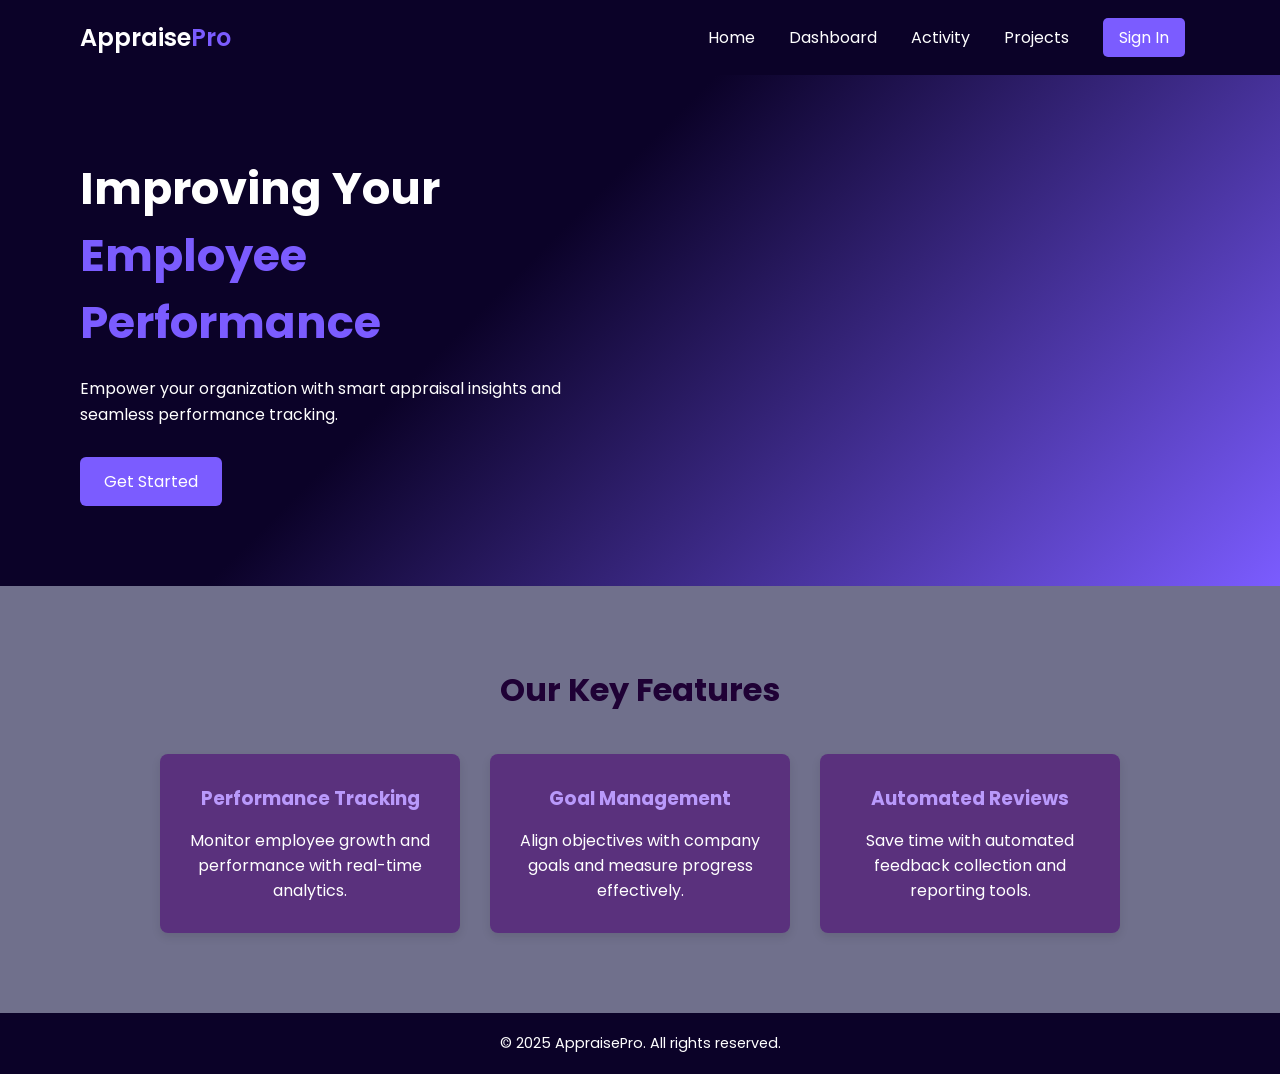
<file: index.html>
<!DOCTYPE html>
<meta charset="UTF-8" />
<meta name="viewport" content="width=device-width, initial-scale=1.0" />
<title>Employee Appraisal System</title>
<link rel="stylesheet" href="dashboard.css" />

<link href="https://fonts.googleapis.com/css2?family=Poppins:wght@400;600&display=swap" rel="stylesheet">
</head>

<body>
  <!-- Navbar -->
  <header class="navbar">
    <div class="logo">Appraise<span>Pro</span></div>
    <nav class="nav-links">
      <a href="index.html">Home</a>
      <a href="index1.html">Dashboard</a>

      <li class="dropdown">
        <a href="#">Activity</a>
        <div class="dropdown-content">
          <a href="#">Profile</a>
          <a href="#">Department</a>
          <a href="#">Employee Profile</a>
          <a href="#">Employee Approved</a>
          <a href="#">Project</a>
          <a href="#">Approve Project</a>
          <a href="#">Lead Assignment</a>
          <a href="#">Job Assignment</a>
        </div>
      </li>

      <li class="dropdown">
        <a href="#">Projects</a>
        <div class="dropdown-menu">
          <a href="#">Approve Project</a>
          <a href="#">Lead Assignment</a>
          <a href="#">Job Assignment</a>
        </div>
      </li>
      <a href="login.html" class="signin-btn">Sign In</a>
    </nav>
    <div class="menu-toggle" id="mobile-menu">&#9776;</div>
  </header>

  <!-- Hero Section -->
  <section class="hero">
    <!-- Animated circles background -->
    <div class="animated-bg">
      <span></span><span></span><span></span><span></span><span></span>
    </div>

    <div class="hero-content">
      <h1>Improving Your <span>Employee Performance</span></h1>
      <p>Empower your organization with smart appraisal insights and seamless performance tracking.</p>
      <button class="primary-btn">Get Started</button>
      
    </div>  
  </section>


  <!-- Features Section -->
  <section class="features">
    <h2>Our Key Features</h2>
    <div class="feature-grid">
      <div class="feature-card">
        <h3>Performance Tracking</h3>
        <p>Monitor employee growth and performance with real-time analytics.</p>
      </div>
      <div class="feature-card">
        <h3>Goal Management</h3>
        <p>Align objectives with company goals and measure progress effectively.</p>
      </div>
      <div class="feature-card">
        <h3>Automated Reviews</h3>
        <p>Save time with automated feedback collection and reporting tools.</p>
      </div>
    </div>
  </section>

  <!-- Footer -->
  <footer>
    <p>© 2025 AppraisePro. All rights reserved.</p>
  </footer>
  <script src="scripts.js"></script>
</body>

</html>
</file>
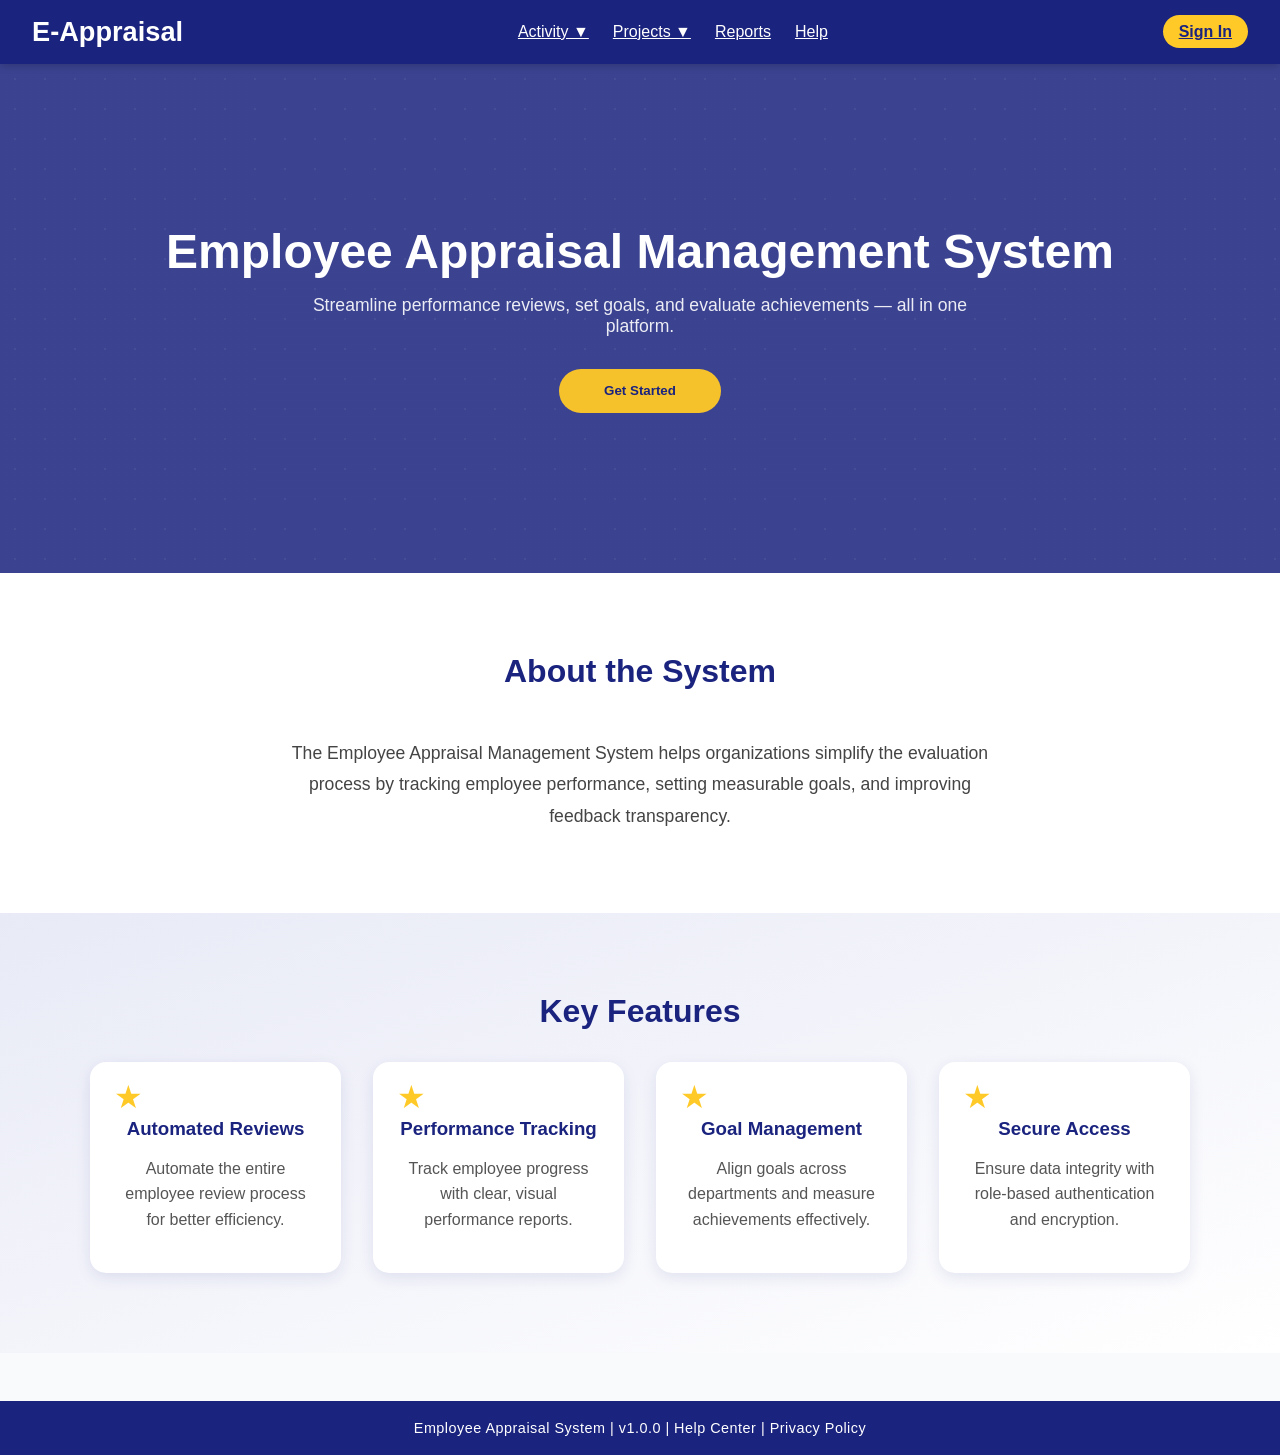
<file: home.html>
<!DOCTYPE html>
<html lang="en">
<head>
  <meta charset="UTF-8" />
  <meta name="viewport" content="width=device-width, initial-scale=1.0" />
  <title>Employee Appraisal Management System - Home</title>
  <link rel="stylesheet" href="home.css" />
  <link rel="icon" href="https://cdn-icons-png.flaticon.com/512/3135/3135715.png" type="image/png">
</head>
<body>

  <!-- ====== NAVBAR ====== -->
  <nav class="navbar">
    <div class="nav-logo">E-Appraisal</div>

    <div class="nav-toggle" onclick="toggleMenu()">☰</div>

    <ul class="nav-links" id="navMenu">
      <!-- <li><a href="home.html">Home</a></li>       -->
      <!-- <li><a href="index1.html">Dashboard</a></li> -->

      <li class="dropdown">
        <a href="#">Activity ▼</a>
        <ul class="dropdown-menu">
          <li><a href="#">Profile</a></li>
          <li><a href="#">Department</a></li>
          <li><a href="#">Employee Profile</a></li>
          <li><a href="#">Employee Approved</a></li>
        </ul>
      </li>

      <li class="dropdown">
        <a href="#">Projects ▼</a>
        <ul class="dropdown-menu">
          <li><a href="#">Approve Project</a></li>
          <li><a href="#">Lead Assignment</a></li>
          <li><a href="#">Job Assignment</a></li>
        </ul>
      </li>

      <li><a href="#">Reports</a></li>
      <li><a href="#">Help</a></li>
    </ul>

    <div class="nav-profile">
      <a href="login.html" class="btn-login">Sign In</a>
    </div>
  </nav>

  <!-- ====== HERO SECTION ====== -->
  <section class="hero">
    <h1>Employee Appraisal Management System</h1>
    <p>Streamline performance reviews, set goals, and evaluate achievements — all in one platform.</p>
    <button onclick="window.location.href='login.html'">Get Started</button>
  </section>

  <!-- ====== ABOUT SECTION ====== -->
  <section id="about" class="about-section">
    <h2>About the System</h2>
    <p>The Employee Appraisal Management System helps organizations simplify the evaluation process by tracking employee performance, setting measurable goals, and improving feedback transparency.</p>
  </section>

  <!-- ====== FEATURES SECTION ====== -->
  <section id="features" class="features">
    <h2>Key Features</h2>
    <div class="features-grid">
      <div class="card">
        <h3>Automated Reviews</h3>
        <p>Automate the entire employee review process for better efficiency.</p>
      </div>
      <div class="card">
        <h3>Performance Tracking</h3>
        <p>Track employee progress with clear, visual performance reports.</p>
      </div>
      <div class="card">
        <h3>Goal Management</h3>
        <p>Align goals across departments and measure achievements effectively.</p>
      </div>
      <div class="card">
        <h3>Secure Access</h3>
        <p>Ensure data integrity with role-based authentication and encryption.</p>
      </div>
    </div>
  </section>

  <!-- ====== FOOTER ====== -->
  <footer>
    Employee Appraisal System | v1.0.0 | Help Center | Privacy Policy
  </footer>

  <!-- ====== JS ====== -->
  <script>
    function toggleMenu() {
      document.getElementById("navMenu").classList.toggle("active");
    }
  </script>

</body>
</html>
</file>
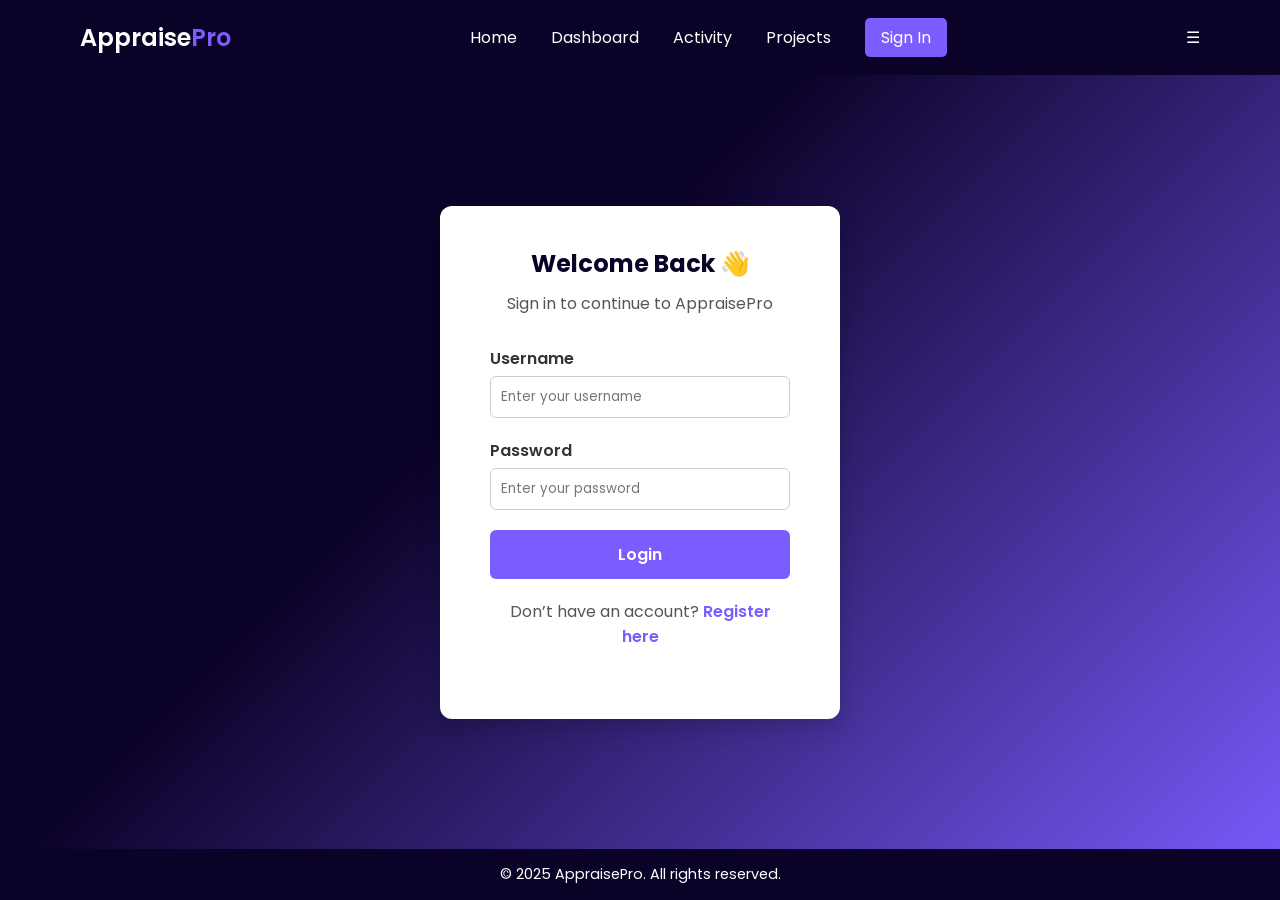
<file: login.html>
<!DOCTYPE html>
<html lang="en">
<head>
  <meta charset="UTF-8">
  <meta name="viewport" content="width=device-width, initial-scale=1.0">
  <title>Login | AppraisePro</title>
  <link rel="stylesheet" href="login.css">
  <link href="https://fonts.googleapis.com/css2?family=Poppins:wght@400;600&display=swap" rel="stylesheet">
</head>
<body>
  <!-- Navbar -->
  <header class="navbar">
    <div class="logo">Appraise<span>Pro</span></div>
    <nav class="nav-links">
      <a href="index.html">Home</a>
      <a href="index1.html">Dashboard</a>
      <a href="#">Activity</a>
      <a href="#">Projects</a>
      <a href="login.html" class="signin-btn">Sign In</a>
    </nav>
    <div class="menu-toggle" id="mobile-menu">&#9776;</div>
  </header>

  <!-- Login Section -->
  <section class="login-section">
    <div class="login-box">
      <h2>Welcome Back 👋</h2>
      <p>Sign in to continue to AppraisePro</p>
      <form id="loginForm">
        <div class="input-group">
          <label for="username">Username</label>
          <input type="text" id="username" placeholder="Enter your username" required>
        </div>

        <div class="input-group">
          <label for="password">Password</label>
          <input type="password" id="password" placeholder="Enter your password" required>
        </div>

        <button type="submit" class="login-btn">Login</button>
      </form>

      <p class="signup-text">Don’t have an account? <a href="#">Register here</a></p>
    </div>
  </section>

  <!-- Footer -->
  <footer>
    <p>© 2025 AppraisePro. All rights reserved.</p>
  </footer>

  <script src="scripts.js"></script>
  <script>
    // Simple login action
    document.getElementById("loginForm").addEventListener("submit", (e) => {
      e.preventDefault();
      const user = document.getElementById("username").value.trim();
      const pass = document.getElementById("password").value.trim();

      if (user === "admin" && pass === "1234") {
        alert("Login successful!");
        window.location.href = "index1.html"; // Redirect to dashboard
      } else {
        alert("Invalid username or password.");
      }
    });
  </script>
</body>
</html>
</file>
<file: dashboard.css>
* {
    margin: 0;
    padding: 0;
    box-sizing: border-box;
    font-family: 'Poppins', sans-serif;
  }
  
  body {
    background: #f9f9fc;
    color: #333;
    overflow-x: hidden;
  }
  
  /* Navbar */
  .navbar {
    display: flex;
    justify-content: space-between;
    align-items: center;
    padding: 20px 80px;
    background: #0b0228;
    color: white;
    position: relative;
    z-index: 10;
  }
  
  .logo {
    font-size: 1.5rem;
    font-weight: 600;
  }
  
  .logo span {
    color: #7b5cff;
  }
  
  .nav-links a {
    color: white;
    margin: 0 15px;
    text-decoration: none;
    transition: color 0.3s;
  }
  
  .nav-links a:hover {
    color: #030207;
  }
  
  .signin-btn {
    background: #7b5cff;
    padding: 8px 16px;
    border-radius: 5px;
  }
  
  .menu-toggle {
    display: none;
    font-size: 24px;
    cursor: pointer;
  }
  
  /* Dropdown container */
.dropdown {
  position: relative;
  display: inline-block;
}

/* Dropdown button */
.dropbtn {
  color: white;
  background-color: #001f3f; /* navy blue */
  padding: 12px 20px;
  font-size: 16px;
  border: none;
  cursor: pointer;
  text-decoration: none;
  border-radius: 5px;
}

/* Dropdown content (hidden by default) */
.dropdown-content {
  display: none;
  position: absolute;
  background-color: #f1f1f1;
  min-width: 220px;
  box-shadow: 0 8px 16px rgba(0, 0, 0, 0.2);
  z-index: 10;
  border-radius: 6px;
  overflow: hidden;
}

/* Links inside dropdown */
.dropdown-content a {
  color: #001f3f;
  padding: 12px 16px;
  text-decoration: none;
  display: block;
  transition: background 0.3s, color 0.3s;
}

/* Hover effects for dropdown links */
.dropdown-content a:hover {
  background-color: #001f3f;
  color: white;
}

/* Show dropdown on hover */
.dropdown:hover .dropdown-content {
  display: block;
}

/* Optional hover effect for the button */
.dropdown:hover .dropbtn {
  background-color: #003366;
}

/* Dropdown container */
.dropdown {
  position: relative;
  display: inline-block;
}

/* Dropdown button */
.dropbtn {
  color: white;
  background-color: #001f3f; /* navy blue */
  padding: 12px 20px;
  font-size: 16px;
  border: none;
  cursor: pointer;
  text-decoration: none;
  border-radius: 5px;
}

/* Dropdown content (hidden by default) */
.dropdown-content {
  display: none;
  position: absolute;
  background-color: #f1f1f1;
  min-width: 220px;
  box-shadow: 0 8px 16px rgba(0, 0, 0, 0.2);
  z-index: 10;
  border-radius: 6px;
  overflow: hidden;
}

/* Links inside dropdown */
.dropdown-content a {
  color: #001f3f;
  padding: 12px 16px;
  text-decoration: none;
  display: block;
  transition: background 0.3s, color 0.3s;
}

/* Hover effects for dropdown links */
.dropdown-content a:hover {
  background-color: #001f3f;
  color: white;
}

/* Show dropdown on hover */
.dropdown:hover .dropdown-content {
  display: block;
}

/* Optional hover effect for the button */
.dropdown:hover .dropbtn {
  background-color: #eaedf1;
}


/* Dropdown menu (hidden by default) */
.dropdown-menu {
  display: none;
  position: absolute;
  background-color: #f1f1f1;
  min-width: 220px;
  box-shadow: 0 8px 16px rgba(0, 0, 0, 0.2);
  border-radius: 6px;
  overflow: hidden;
  z-index: 100;
  margin-top: 2px;
}

/* Dropdown links */
.dropdown-menu a {
  color: #001f3f;
  padding: 12px 16px;
  text-decoration: none;
  display: block;
  transition: background 0.3s, color 0.3s;
}

/* Hover effect for links */
.dropdown-menu a:hover {
  background-color: #001f3f;
  color: white;
}

/* Show dropdown on hover */
.dropdown:hover .dropdown-menu {
  display: block;
}

/* Change color of button on hover */
.dropdown:hover > a {
  background-color: #003366;
}


  /* Hero Section */
  .hero {
    position: relative;
    display: flex;
    align-items: center;
    justify-content: space-between;
    padding: 80px;
    color: white;
    overflow: hidden;
    background: linear-gradient(135deg, #0b0228 40%, #7b5cff);
    flex-wrap: wrap;
  }
  
  /* Animated background circles */
  .animated-bg {
    position: absolute;
    top: 0;
    left: 0;
    width: 100%;
    height: 100%;
    overflow: hidden;
    z-index: 0;
  }
  
  .animated-bg span {
    position: absolute;
    display: block;
    width: 40px;
    height: 40px;
    background: rgba(255, 255, 255, 0.1);
    animation: float 25s linear infinite;
    border-radius: 50%;
    bottom: -150px;
  }
  
  .animated-bg span:nth-child(1) {
    left: 10%;
    animation-delay: 0s;
  }
  .animated-bg span:nth-child(2) {
    left: 30%;
    width: 60px;
    height: 60px;
    animation-delay: 5s;
  }
  .animated-bg span:nth-child(3) {
    left: 50%;
    width: 80px;
    height: 80px;
    animation-delay: 10s;
  }
  .animated-bg span:nth-child(4) {
    left: 70%;
    width: 50px;
    height: 50px;
    animation-delay: 15s;
  }
  .animated-bg span:nth-child(5) {
    left: 90%;
    width: 100px;
    height: 100px;
    animation-delay: 20s;
  }
  
  @keyframes float {
    0% {
      transform: translateY(0) rotate(0deg);
      opacity: 0.3;
    }
    50% {
      opacity: 0.7;
    }
    100% {
      transform: translateY(-1000px) rotate(360deg);
      opacity: 0;
    }
  }
  
  /* Hero content */
  .hero-content {
    flex: 1 1 45%;
    max-width: 500px;
    z-index: 2;
  }
  
  .hero-content h1 {
    font-size: 2.8rem;
    margin-bottom: 20px;
  }
  
  .hero-content h1 span {
    color: #7b5cff;
  }
  
  .hero-content p {
    margin-bottom: 30px;
    line-height: 1.6;
  }
  
  .primary-btn {
    background: #7b5cff;
    border: none;
    color: white;
    padding: 12px 24px;
    border-radius: 6px;
    font-size: 1rem;
    cursor: pointer;
    transition: 0.3s;
  }
  
  .primary-btn:hover {
    background: #9b82ff;
  }
  
 .hero-image {
  overflow: hidden;
  width: 100%;
  background-color: #fff; /* optional */
}

.image-track {
  display: flex;
  width: max-content;
  animation: scroll 15s linear infinite;
}

.image-track img {
  width: 350px;          /* adjust image size */
  height: auto;
  margin-right: 20px;
  border-radius: 10px;
  transition: transform 0.5s ease;
}

/* Hover zoom effect */
.image-track img:hover {
  transform: scale(1.1);
}

/* Pause animation when hovered */
.hero-image:hover .image-track {
  animation-play-state: paused;
}

/* For mobile touch (pause when tapped) */
@media (hover: none) {
  .hero-image:active .image-track {
    animation-play-state: paused;
  }
}

/* keyframes for continuous sliding */
@keyframes scroll {
  0% {
    transform: translateX(0);
  }
  100% {
    transform: translateX(-50%);
  }
}
  
  /* Features Section */
  .features {
  position: relative;
  text-align: center;
  padding: 80px 50px;
  color: rgb(255, 255, 255);
  overflow: hidden;
  background-size: cover;
  background-position: center;
  animation: changeBackground 20s infinite ease-in-out;
}

/* Dark overlay for text clarity */
.features::before {
  content: "";
  position: absolute;
  inset: 0;
  background: rgba(0, 0, 50, 0.55); /* navy overlay */
  z-index: 0;
}

.features h2 {
  font-size: 2rem;
  color: #1f0135;
  margin-bottom: 40px;
  position: relative;
  z-index: 1;
}

.feature-grid {
  display: flex;
  justify-content: center;
  gap: 30px;
  flex-wrap: wrap;
  position: relative;
  z-index: 1;
}

.feature-card {
  background: rgba(84, 31, 121, 0.77);
  padding: 30px;
  border-radius: 8px;
  box-shadow: 0 4px 10px rgba(0,0,0,0.1);
  max-width: 300px;
  transition: transform 0.3s;
}

.feature-card:hover {
  transform: translateY(-8px);
}

.feature-card h3 {
  color: #b999fb;
  margin-bottom: 15px;
}

/* Smooth slideshow background */
@keyframes changeBackground {
  0% {
    background-image: url('https://images.pexels.com/photos/3184291/pexels-photo-3184291.jpeg');
  }
  33% {
    background-image: url('https://images.pexels.com/photos/3184328/pexels-photo-3184328.jpeg');
  }
  66% {
    background-image: url('https://images.pexels.com/photos/3183150/pexels-photo-3183150.jpeg');
  }
  100% {
    background-image: url('https://images.pexels.com/photos/3184291/pexels-photo-3184291.jpeg');
  }
}


  
  /* Footer */
  footer {
    text-align: center;
    background: #0b0228;
    color: white;
    padding: 20px 0;
    font-size: 0.9rem;
  }
  
  /* Responsive */
  @media (max-width: 768px) {
    .navbar {
      padding: 15px 30px;
    }
  
    .nav-links {
      display: none;
      flex-direction: column;
      background: #0b0228;
      position: absolute;
      top: 70px;
      right: 0;
      width: 200px;
      padding: 20px;
    }
  
    .nav-links.active {
      display: flex;
    }
  
    .menu-toggle {
      display: block;
    }
  
    .hero {
      flex-direction: column;
      text-align: center;
      padding: 60px 30px;
    }
  
    .hero-image img {
      width: 90%;
      margin-top: 30px;
    }
  }
</file>
<file: home.css>
/* ========== GLOBAL ========== */
* {
  margin: 0;
  padding: 0;
  box-sizing: border-box;
  font-family: "Poppins", sans-serif;
}

body {
  background-color: #f9fafc;
  color: #333;
  overflow-x: hidden;
}

/* ========== NAVBAR (unchanged) ========== */
.navbar {
  display: flex;
  align-items: center;
  justify-content: space-between;
  background-color: #1a237e;
  color: white;
  padding: 1rem 2rem;
  position: sticky;
  top: 0;
  z-index: 100;
  box-shadow: 0 2px 8px rgba(0, 0, 0, 0.2);
}

.nav-logo {
  font-size: 1.7rem;
  font-weight: 700;
}

.nav-links {
  list-style: none;
  display: flex;
  align-items: center;
  gap: 1.5rem;
}

.nav-links li a {
  color: white;
  font-weight: 500;
  transition: 0.3s;
}

.nav-links li a:hover {
  color: #ffca28;
}

.dropdown {
  position: relative;
}

.dropdown-menu {
  display: none;
  position: absolute;
  top: 2.5rem;
  left: 0;
  background-color: #283593;
  border-radius: 8px;
  list-style: none;
  min-width: 180px;
  box-shadow: 0 2px 6px rgba(0, 0, 0, 0.3);
}

.dropdown-menu li a {
  display: block;
  padding: 0.8rem 1rem;
  color: white;
}

.dropdown-menu li a:hover {
  background-color: #3949ab;
  color: #ffca28;
}

.dropdown:hover .dropdown-menu {
  display: block;
}

.nav-profile .btn-login {
  background-color: #ffca28;
  color: #1a237e;
  padding: 0.5rem 1rem;
  border-radius: 25px;
  font-weight: 600;
  transition: 0.3s;
}

.nav-profile .btn-login:hover {
  background-color: #fff176;
}

.nav-toggle {
  display: none;
  font-size: 1.6rem;
  cursor: pointer;
}

/* ========== HERO SECTION (new style) ========== */
.hero {
  background: linear-gradient(
      rgba(26, 35, 126, 0.85),
      rgba(26, 35, 126, 0.85)
    ),
    url("https://images.unsplash.com/photo-1521737604893-d14cc237f11d")
      center/cover no-repeat;
  color: white;
  text-align: center;
  padding: 10rem 2rem;
  position: relative;
  overflow: hidden;
}

.hero::after {
  content: "";
  position: absolute;
  top: 0;
  left: 0;
  height: 100%;
  width: 100%;
  background: radial-gradient(
    rgba(255, 255, 255, 0.05) 1px,
    transparent 1px
  );
  background-size: 30px 30px;
  z-index: 1;
}

.hero h1 {
  font-size: 3rem;
  margin-bottom: 1rem;
  position: relative;
  z-index: 2;
  animation: fadeInDown 1s ease;
}

.hero p {
  max-width: 700px;
  margin: 0 auto 2rem;
  font-size: 1.1rem;
  position: relative;
  z-index: 2;
  opacity: 0.9;
}

.hero button {
  background: rgba(255, 202, 40, 0.95);
  border: none;
  padding: 0.9rem 2.8rem;
  border-radius: 30px;
  font-weight: 600;
  color: #1a237e;
  cursor: pointer;
  backdrop-filter: blur(8px);
  transition: all 0.3s ease;
  position: relative;
  z-index: 2;
}

.hero button:hover {
  transform: scale(1.05);
  background: #fff176;
}

/* ========== ABOUT SECTION (modern layout) ========== */
.about-section {
  background-color: #fff;
  padding: 5rem 2rem;
  display: flex;
  flex-wrap: wrap;
  align-items: center;
  justify-content: center;
  gap: 2rem;
}

.about-section h2 {
  width: 100%;
  text-align: center;
  color: #1a237e;
  font-size: 2rem;
  margin-bottom: 1rem;
}

.about-section p {
  max-width: 700px;
  color: #444;
  font-size: 1.1rem;
  line-height: 1.8;
  text-align: center;
}

/* ========== FEATURES SECTION (revamped) ========== */
.features {
  background: linear-gradient(to bottom right, #e8eaf6, #fff);
  padding: 5rem 2rem;
  text-align: center;
}

.features h2 {
  color: #1a237e;
  margin-bottom: 2rem;
  font-size: 2rem;
}

.features-grid {
  display: grid;
  grid-template-columns: repeat(auto-fit, minmax(250px, 1fr));
  gap: 2rem;
  max-width: 1100px;
  margin: auto;
}

.card {
  background: white;
  padding: 2.5rem 1.5rem;
  border-radius: 16px;
  box-shadow: 0 5px 15px rgba(26, 35, 126, 0.1);
  transition: all 0.3s ease;
  position: relative;
}

.card::before {
  content: "★";
  font-size: 2rem;
  color: #ffca28;
  position: absolute;
  top: 1rem;
  left: 1.5rem;
}

.card:hover {
  transform: translateY(-10px);
  box-shadow: 0 8px 25px rgba(26, 35, 126, 0.2);
}

.card h3 {
  color: #1a237e;
  margin: 1rem 0;
}

.card p {
  color: #555;
  font-size: 1rem;
  line-height: 1.6;
}

/* ========== FOOTER (same as before) ========== */
footer {
  background-color: #1a237e;
  color: white;
  text-align: center;
  padding: 1.2rem;
  font-size: 0.9rem;
  margin-top: 3rem;
  letter-spacing: 0.5px;
}

/* ========== ANIMATIONS ========== */
@keyframes fadeInDown {
  from {
    opacity: 0;
    transform: translateY(-30px);
  }
  to {
    opacity: 1;
    transform: translateY(0);
  }
}

/* ========== RESPONSIVE ========== */
@media (max-width: 900px) {
  .nav-toggle {
    display: block;
  }

  .nav-links {
    display: none;
    flex-direction: column;
    background-color: #1a237e;
    width: 100%;
    position: absolute;
    top: 70px;
    left: 0;
    padding: 1rem 0;
  }

  .nav-links.active {
    display: flex;
  }

  .dropdown-menu {
    position: static;
    background: #283593;
    box-shadow: none;
  }

  .nav-profile {
    display: none;
  }

  .hero h1 {
    font-size: 2.2rem;
  }

  .hero p {
    font-size: 1rem;
  }

  .features-grid {
    grid-template-columns: 1fr;
  }
}
</file>
<file: login.css>
* {
  margin: 0;
  padding: 0;
  box-sizing: border-box;
  font-family: 'Poppins', sans-serif;
}

body {
  background: linear-gradient(135deg, #0b0228 40%, #7b5cff);
  min-height: 100vh;
  display: flex;
  flex-direction: column;
}

/* Navbar */
.navbar {
  display: flex;
  justify-content: space-between;
  align-items: center;
  padding: 20px 80px;
  background: #0b0228;
  color: white;
  z-index: 10;
}

.logo {
  font-size: 1.5rem;
  font-weight: 600;
}

.logo span {
  color: #7b5cff;
}

.nav-links a {
  color: white;
  margin: 0 15px;
  text-decoration: none;
  transition: color 0.3s;
}

.nav-links a:hover {
  color: #7b5cff;
}

.signin-btn {
  background: #7b5cff;
  padding: 8px 16px;
  border-radius: 5px;
}

/* Login Section */
.login-section {
  flex: 1;
  display: flex;
  justify-content: center;
  align-items: center;
  position: relative;
}

.login-box {
  background: white;
  padding: 40px 50px;
  border-radius: 12px;
  box-shadow: 0 8px 25px rgba(0,0,0,0.2);
  max-width: 400px;
  width: 90%;
  text-align: center;
  animation: slideIn 0.9s ease-out;
}

@keyframes slideIn {
  from {
    opacity: 0;
    transform: translateX(80px);
  }
  to {
    opacity: 1;
    transform: translateX(0);
  }
}

.login-box h2 {
  color: #0b0228;
  margin-bottom: 10px;
}

.login-box p {
  color: #555;
  margin-bottom: 30px;
}

.input-group {
  text-align: left;
  margin-bottom: 20px;
}

.input-group label {
  display: block;
  font-weight: 600;
  color: #333;
  margin-bottom: 5px;
}

.input-group input {
  width: 100%;
  padding: 10px;
  border: 1px solid #ccc;
  border-radius: 6px;
  transition: border 0.3s;
}

.input-group input:focus {
  border-color: #7b5cff;
  outline: none;
}

.login-btn {
  background: #7b5cff;
  color: white;
  border: none;
  width: 100%;
  padding: 12px;
  border-radius: 6px;
  cursor: pointer;
  font-size: 1rem;
  font-weight: 600;
  transition: background 0.3s;
}

.login-btn:hover {
  background: #9b82ff;
}

.signup-text {
  margin-top: 20px;
  color: #555;
}

.signup-text a {
  color: #7b5cff;
  text-decoration: none;
  font-weight: 600;
}

/* Footer */
footer {
  background: #0b0228;
  color: white;
  text-align: center;
  padding: 15px;
  font-size: 0.9rem;
}

/* Responsive */
@media (max-width: 768px) {
  .navbar {
    padding: 15px 30px;
  }
  .nav-links {
    display: none;
    flex-direction: column;
    background: #0b0228;
    position: absolute;
    top: 70px;
    right: 0;
    width: 200px;
    padding: 20px;
  }
  .nav-links.active {
    display: flex;
  }
  .menu-toggle {
    display: block;
    font-size: 24px;
    cursor: pointer;
  }
}
</file>
